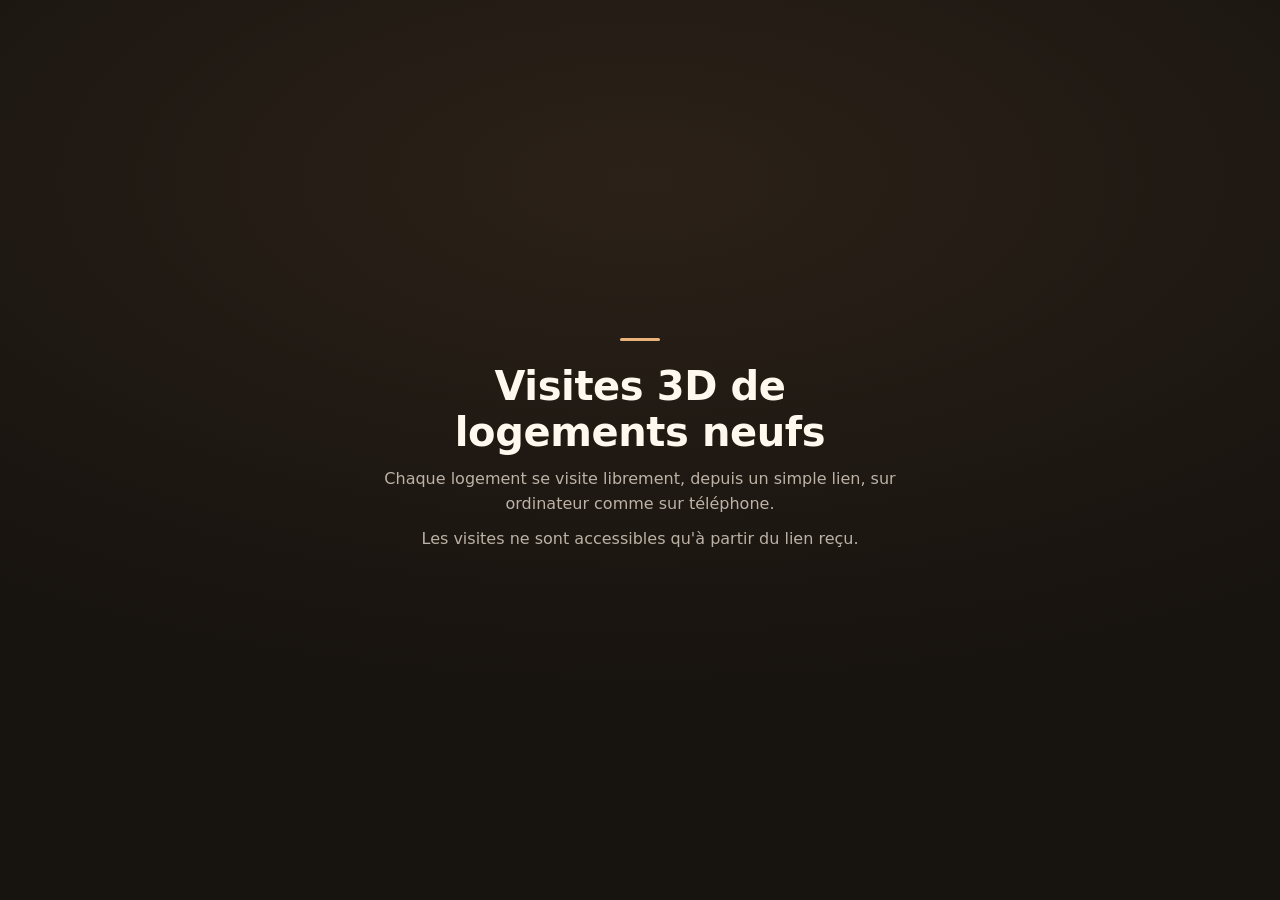
<file: index.html>
<!doctype html>
<html lang="fr">
<head>
<meta charset="utf-8">
<meta name="viewport" content="width=device-width, initial-scale=1">
<meta name="robots" content="noindex, nofollow">
<title>Visites 3D</title>
<link rel="icon" href="data:,">
<style>
  :root { --fond: #17130f; --texte: #fff8ef; --doux: rgba(255,244,230,.7); --accent: #e8b27a; }
  html, body { margin: 0; min-height: 100%; background: var(--fond); color: var(--texte); font-family: -apple-system, BlinkMacSystemFont, "Segoe UI", system-ui, sans-serif; }
  body { display: grid; place-items: center; min-height: 100vh; padding: 24px 16px; box-sizing: border-box; background: radial-gradient(120% 80% at 50% 20%, #2b2118 0%, var(--fond) 70%); }
  main { max-width: 520px; text-align: center; }
  h1 { font-size: clamp(26px, 7vw, 40px); font-weight: 650; margin: 0 0 12px; letter-spacing: -.01em; }
  p { color: var(--doux); line-height: 1.55; margin: 0 0 10px; font-size: 16px; }
  i { display: block; width: 40px; height: 3px; background: var(--accent); border-radius: 3px; margin: 0 auto 22px; }
</style>
</head>
<body>
<main>
  <i></i>
  <h1>Visites 3D de logements neufs</h1>
  <p>Chaque logement se visite librement, depuis un simple lien, sur ordinateur comme sur téléphone.</p>
  <p>Les visites ne sont accessibles qu'à partir du lien reçu.</p>
</main>
</body>
</html>
</file>
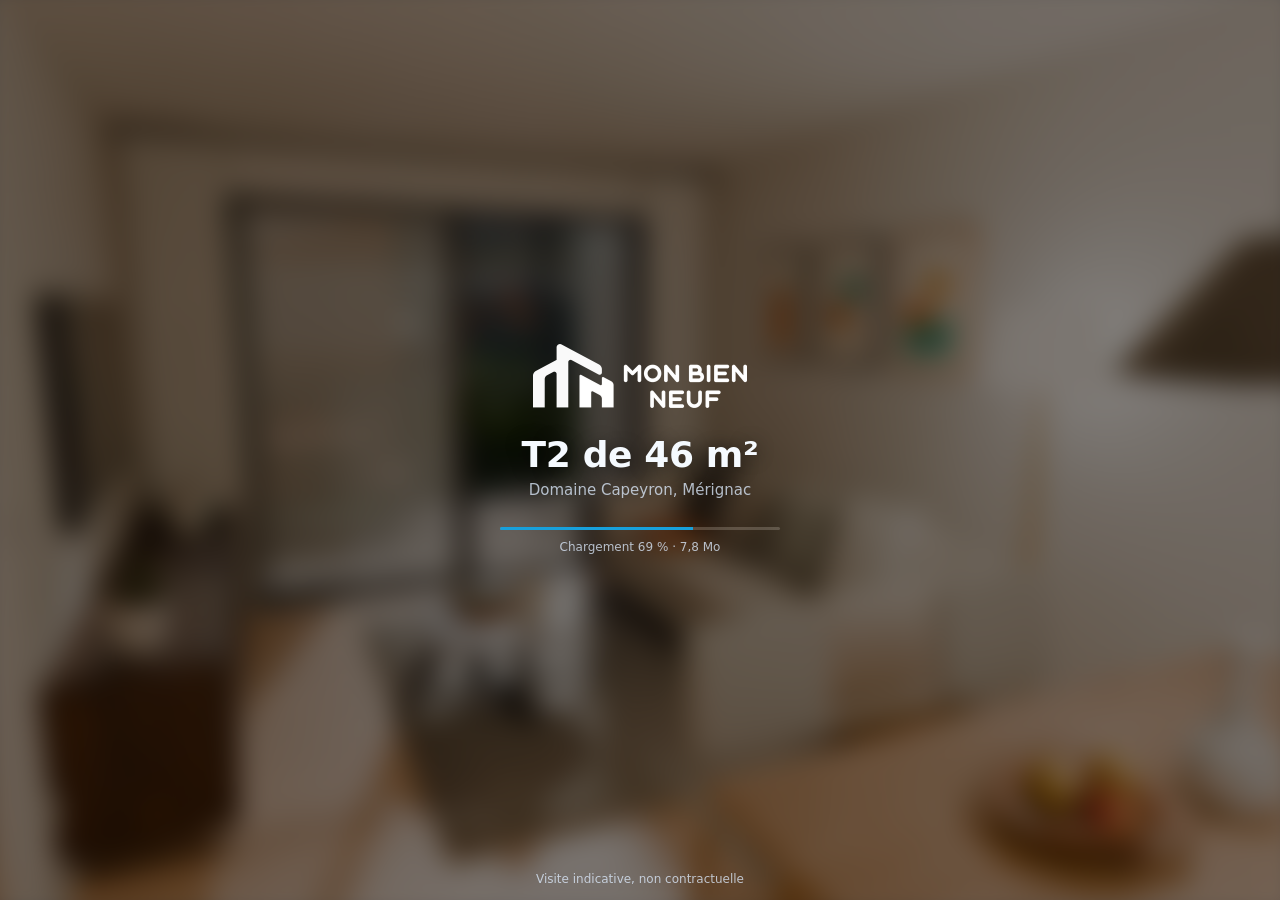
<file: v/3y4xjp9ttsg7lp5k/index.html>
<!doctype html>
<html lang="fr">
<head>
<meta charset="utf-8">
<meta name="viewport" content="width=device-width, initial-scale=1, maximum-scale=1, viewport-fit=cover">
<meta name="robots" content="noindex, nofollow">
<meta name="referrer" content="no-referrer">
<title>T2 de 46 m²</title>
<meta name="description" content="Visitez ce logement en 3D, pièce par pièce. Domaine Capeyron, Mérignac">
<meta property="og:type" content="website">
<meta property="og:title" content="T2 de 46 m²">
<meta property="og:description" content="Visitez ce logement en 3D, pièce par pièce. Domaine Capeyron, Mérignac">
<meta property="og:image" content="apercu.jpg">
<meta property="og:image:width" content="1200">
<meta property="og:image:height" content="630">
<meta name="twitter:card" content="summary_large_image">
<meta name="theme-color" content="#0a1628">
<link rel="icon" href="data:,">
<link rel="stylesheet" href="../../app3/visite3.css?v=b4543f45">
<!-- Marque : Mon Bien Neuf. Bleus du logo (#18a0db, #0e77bc) sur fond marine (leur site : #0e2d5c). Les variables remplacent le sable et l'orange par défaut. -->
<style>:root { --fond: #0a1628; --verre: rgba(10, 28, 56, .84); --trait: rgba(170, 212, 255, .30); --texte: #f5faff; --doux: rgba(222, 236, 255, .76); --accent: #18a0db; --accent-rgb: 24, 160, 219; --plan: #0e77bc; --plan-rgb: 14, 119, 188; }</style>
<script type="importmap">{"imports":{"three":"../../app3/vendor/three.module.min.js","three/addons/":"../../app3/vendor/jsm/"}}</script>
</head>
<body>
<canvas id="c" tabindex="0" aria-label="T2 de 46 m²"></canvas>
<div id="titre" class="verre marque"><img src="logo-blanc.png" alt="Mon Bien Neuf" width="100" height="30"><div class="txt"><b id="titre-b">T2 de 46 m²</b><span id="titre-s">Domaine Capeyron, Mérignac</span></div></div>
<div id="mention" class="verre">Visite indicative, non contractuelle</div>
<div id="ambiances"></div>
<div id="plan" class="verre" hidden></div>
<div id="pieces"></div>
<div id="aide" class="verre"></div>
<div id="charge">
  <div class="fond" style="background-image:url(apercu.jpg?v=5eadb73c)"></div>
  <div class="boite">
    <img class="logo" src="logo-blanc.png" alt="Mon Bien Neuf">
    <h1 id="charge-h">T2 de 46 m²</h1>
    <p id="charge-p">Domaine Capeyron, Mérignac</p>
    <div class="barre"><i id="charge-barre"></i></div>
    <small id="charge-etat"></small>
  </div>
  <div class="legal" id="charge-legal">Visite indicative, non contractuelle</div>
</div>
<noscript><p style="position:fixed;inset:auto 0 40% 0;text-align:center;color:#fff8ef;font:15px system-ui">Cette visite a besoin de JavaScript.</p></noscript>
<script type="module" src="../../app3/visite3.mjs?v=d2cf5904"></script>
</body>
</html>
</file>
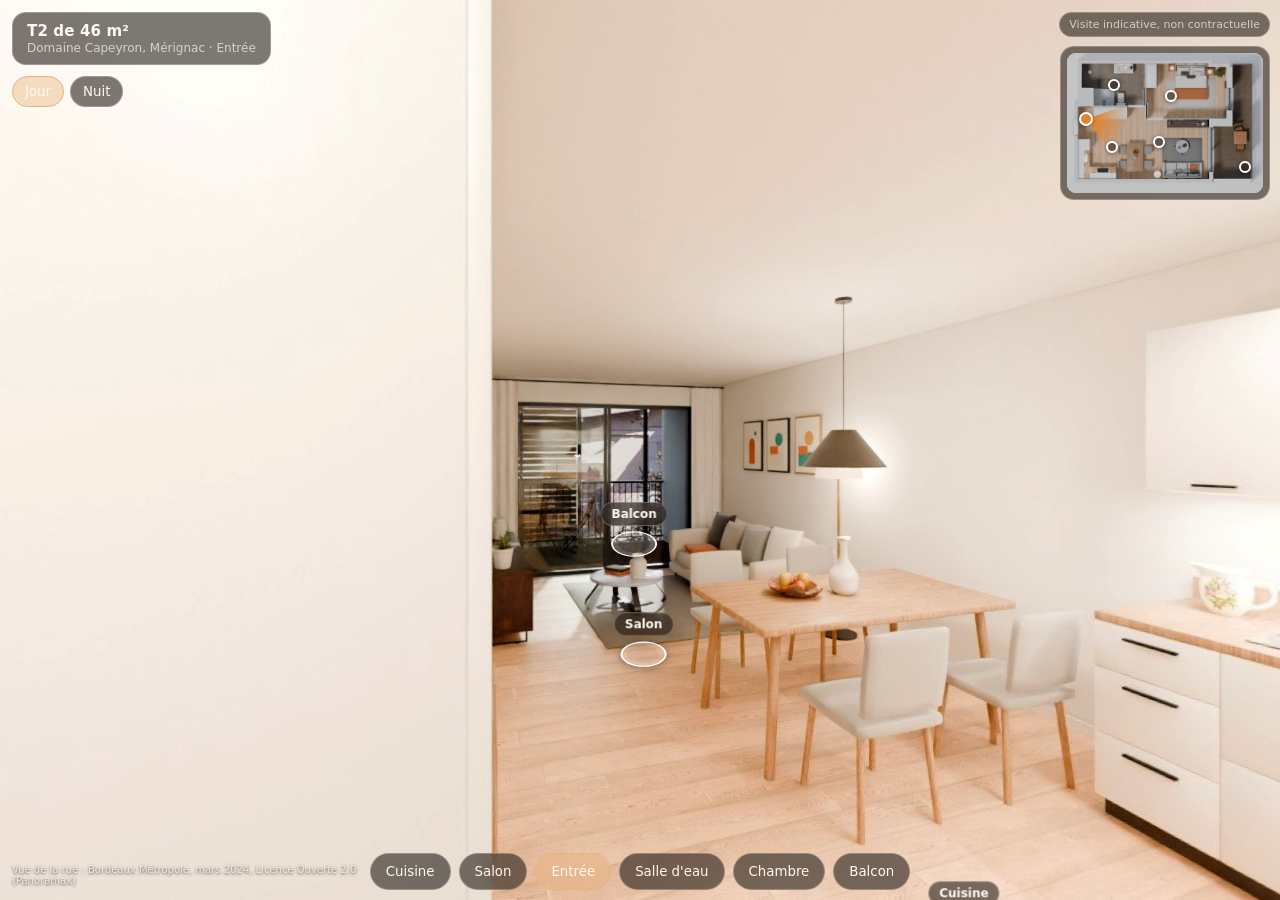
<file: v/6ejrib4hgc7p1ip7/index.html>
<!doctype html>
<html lang="fr">
<head>
<meta charset="utf-8">
<meta name="viewport" content="width=device-width, initial-scale=1, maximum-scale=1, viewport-fit=cover">
<meta name="robots" content="noindex, nofollow">
<meta name="referrer" content="no-referrer">
<title>T2 de 46 m²</title>
<meta name="description" content="Visitez ce logement pièce par pièce, en regardant tout autour de vous. Domaine Capeyron, Mérignac">
<meta property="og:type" content="website">
<meta property="og:title" content="T2 de 46 m²">
<meta property="og:description" content="Visitez ce logement pièce par pièce, en regardant tout autour de vous. Domaine Capeyron, Mérignac">
<meta property="og:image" content="apercu.jpg">
<meta property="og:image:width" content="1200">
<meta property="og:image:height" content="630">
<meta name="twitter:card" content="summary_large_image">
<meta name="theme-color" content="#17130f">
<link rel="icon" href="data:,">
<link rel="stylesheet" href="../../app/visite.css">
<link rel="stylesheet" href="../../app360/visite360.css?v=935180ab">
</head>
<body>
<canvas id="c" tabindex="0"></canvas>
<div id="reperes" class="cache"></div>
<div id="titre" class="verre"><b id="titre-b">T2 de 46 m²</b><span id="titre-s">Domaine Capeyron, Mérignac</span></div>
<div id="mention" class="verre">Visite indicative, non contractuelle</div>
<div id="pieces"></div>
<div id="aide" class="verre"></div>
<div id="charge">
  <h1 id="charge-h">T2 de 46 m²</h1>
  <p id="charge-p">Domaine Capeyron, Mérignac</p>
  <img class="apercu" alt="">
  <div class="barre"><i id="charge-barre" style="width:70%"></i></div>
  <small id="charge-etat"></small>
  <div class="legal" id="charge-legal">Visite indicative, non contractuelle</div>
</div>
<script type="module" src="../../app360/visite360.mjs?v=935180ab"></script>
</body>
</html>
</file>
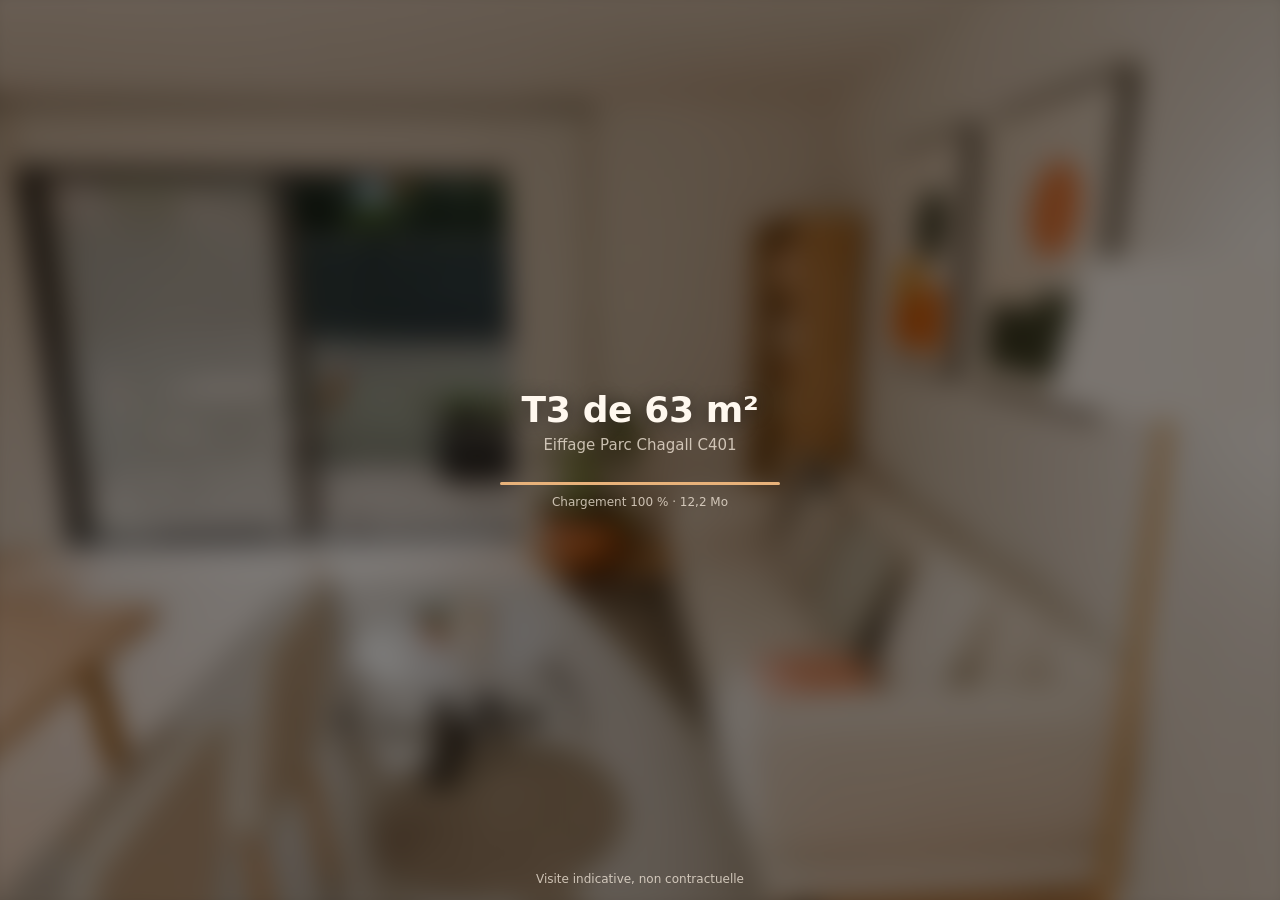
<file: v/k4h1ofr464fkussm/index.html>
<!doctype html>
<html lang="fr">
<head>
<meta charset="utf-8">
<meta name="viewport" content="width=device-width, initial-scale=1, maximum-scale=1, viewport-fit=cover">
<meta name="robots" content="noindex, nofollow">
<meta name="referrer" content="no-referrer">
<title>T3 de 63 m²</title>
<meta name="description" content="Visitez ce logement en 3D, pièce par pièce. Eiffage Parc Chagall C401">
<meta property="og:type" content="website">
<meta property="og:title" content="T3 de 63 m²">
<meta property="og:description" content="Visitez ce logement en 3D, pièce par pièce. Eiffage Parc Chagall C401">
<meta property="og:image" content="apercu.jpg">
<meta property="og:image:width" content="1200">
<meta property="og:image:height" content="630">
<meta name="twitter:card" content="summary_large_image">
<meta name="theme-color" content="#17130f">
<link rel="icon" href="data:,">
<link rel="stylesheet" href="../../app3e/visite3.css?v=0c771cd2">
<script type="importmap">{"imports":{"three":"../../app3e/vendor/three.module.min.js","three/addons/":"../../app3e/vendor/jsm/"}}</script>
</head>
<body>
<canvas id="c" tabindex="0" aria-label="T3 de 63 m²"></canvas>
<div id="titre" class="verre"><b id="titre-b">T3 de 63 m²</b><span id="titre-s">Eiffage Parc Chagall C401</span></div>
<div id="mention" class="verre">Visite indicative, non contractuelle</div>
<div id="ambiances"></div>
<div id="plan" class="verre" hidden></div>
<div id="pieces"></div>
<div id="aide" class="verre"></div>
<div id="charge">
  <div class="fond" style="background-image:url(apercu.jpg?v=1dbc17af)"></div>
  <div class="boite">
    <h1 id="charge-h">T3 de 63 m²</h1>
    <p id="charge-p">Eiffage Parc Chagall C401</p>
    <div class="barre"><i id="charge-barre"></i></div>
    <small id="charge-etat"></small>
  </div>
  <div class="legal" id="charge-legal">Visite indicative, non contractuelle</div>
</div>
<noscript><p style="position:fixed;inset:auto 0 40% 0;text-align:center;color:#fff8ef;font:15px system-ui">Cette visite a besoin de JavaScript.</p></noscript>
<script type="module" src="../../app3e/visite3.mjs?v=0c771cd2"></script>
</body>
</html>
</file>
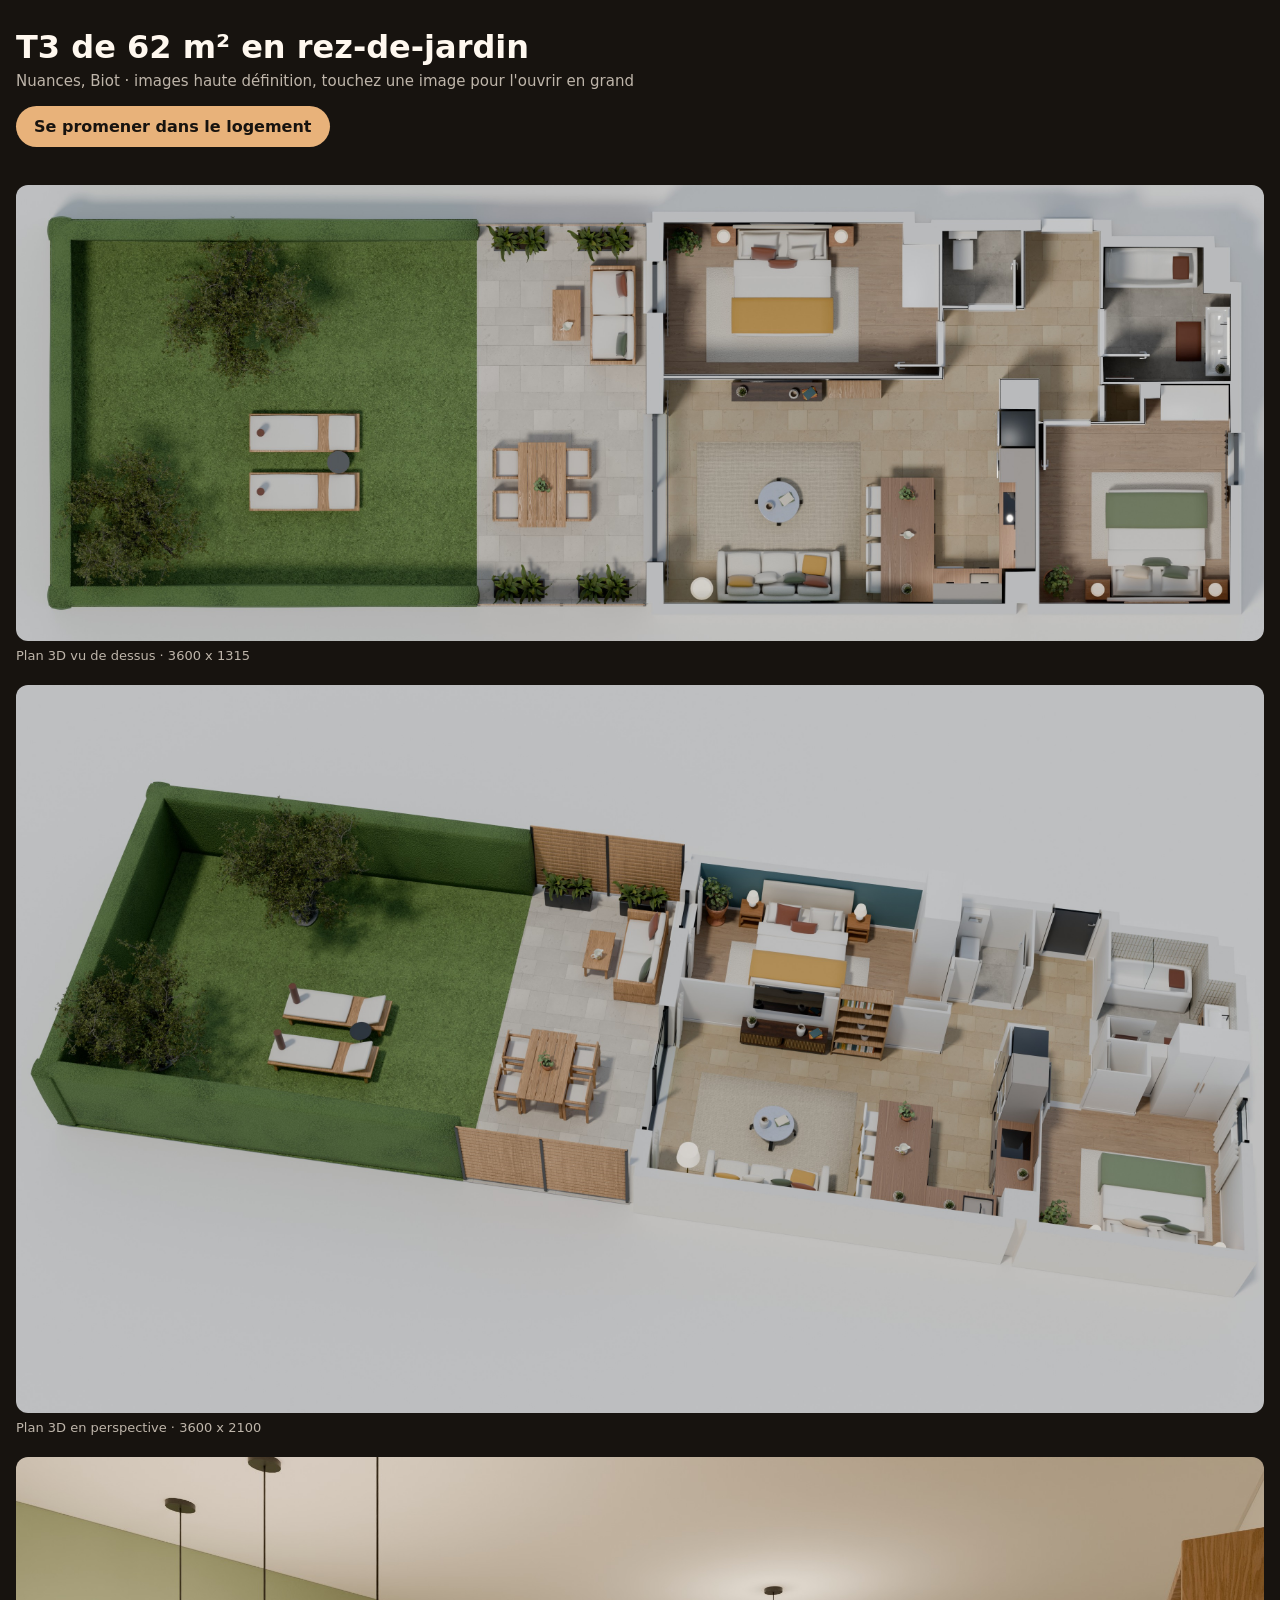
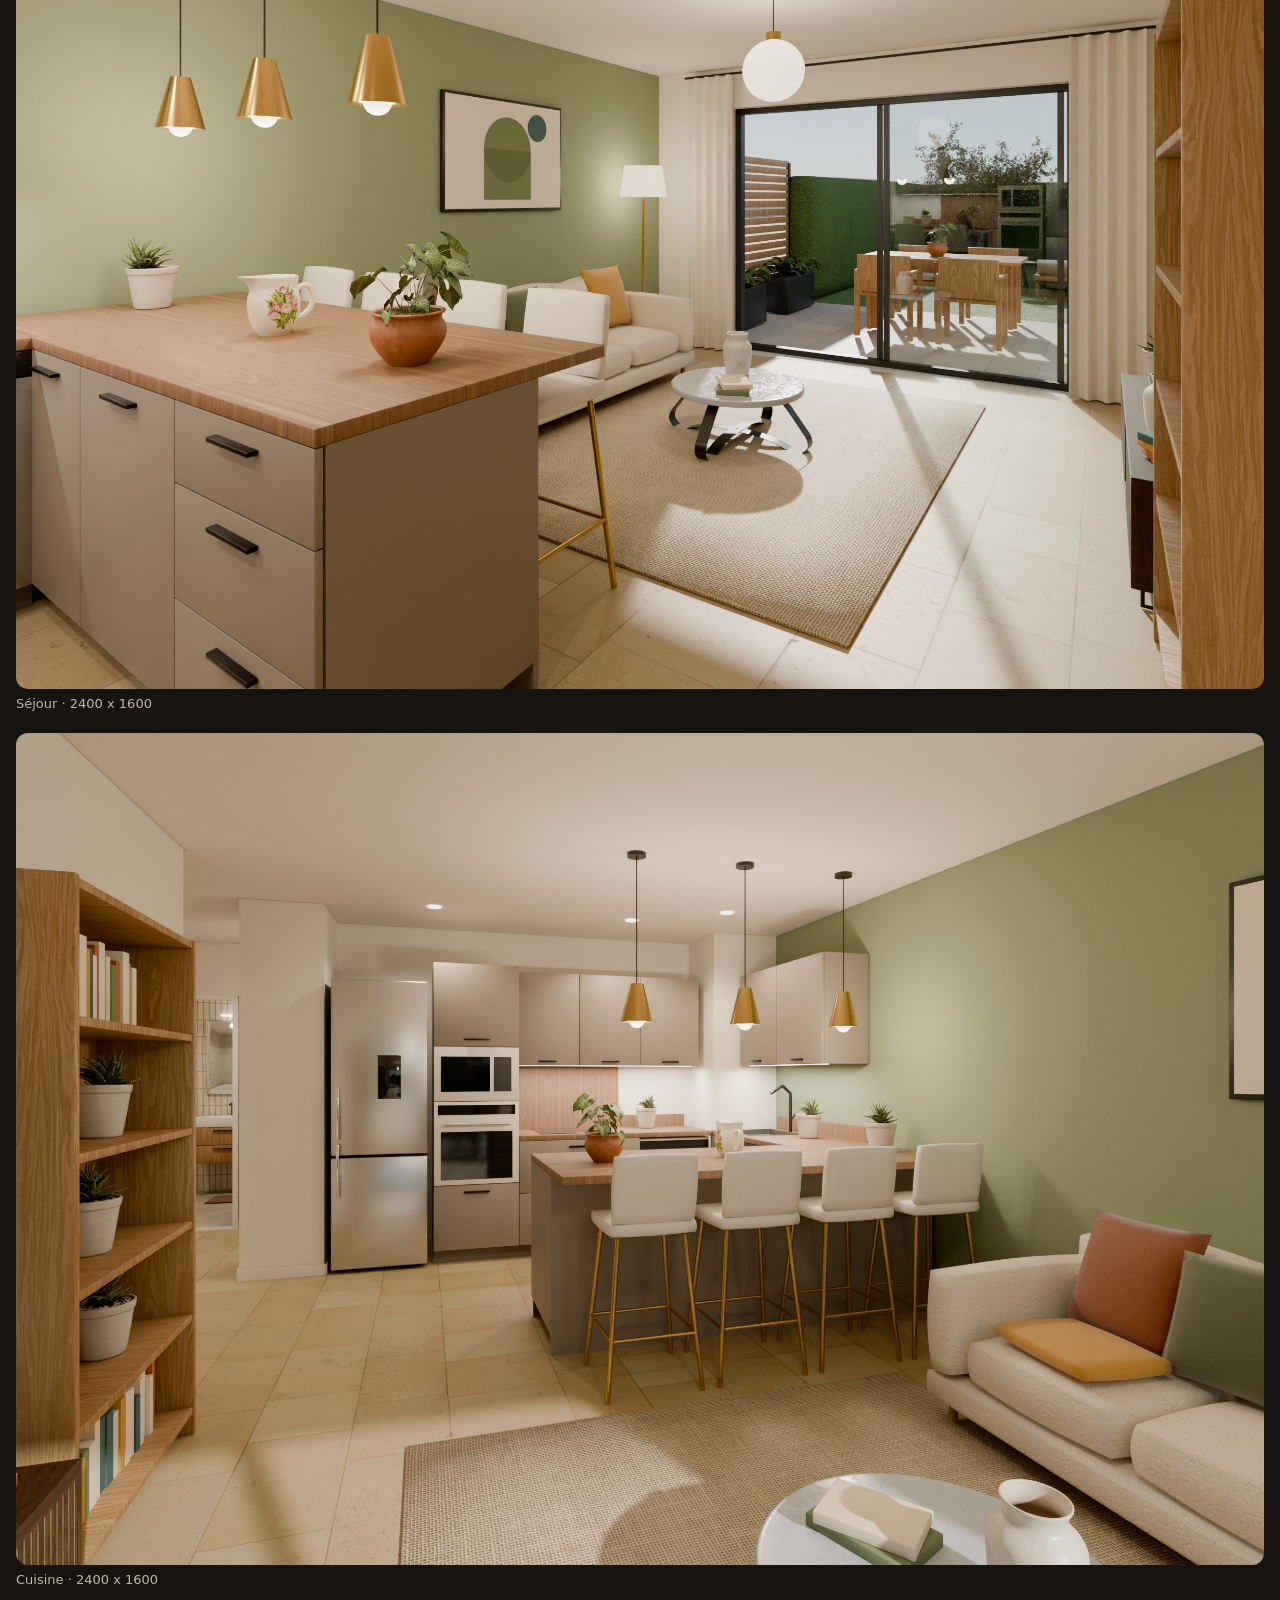
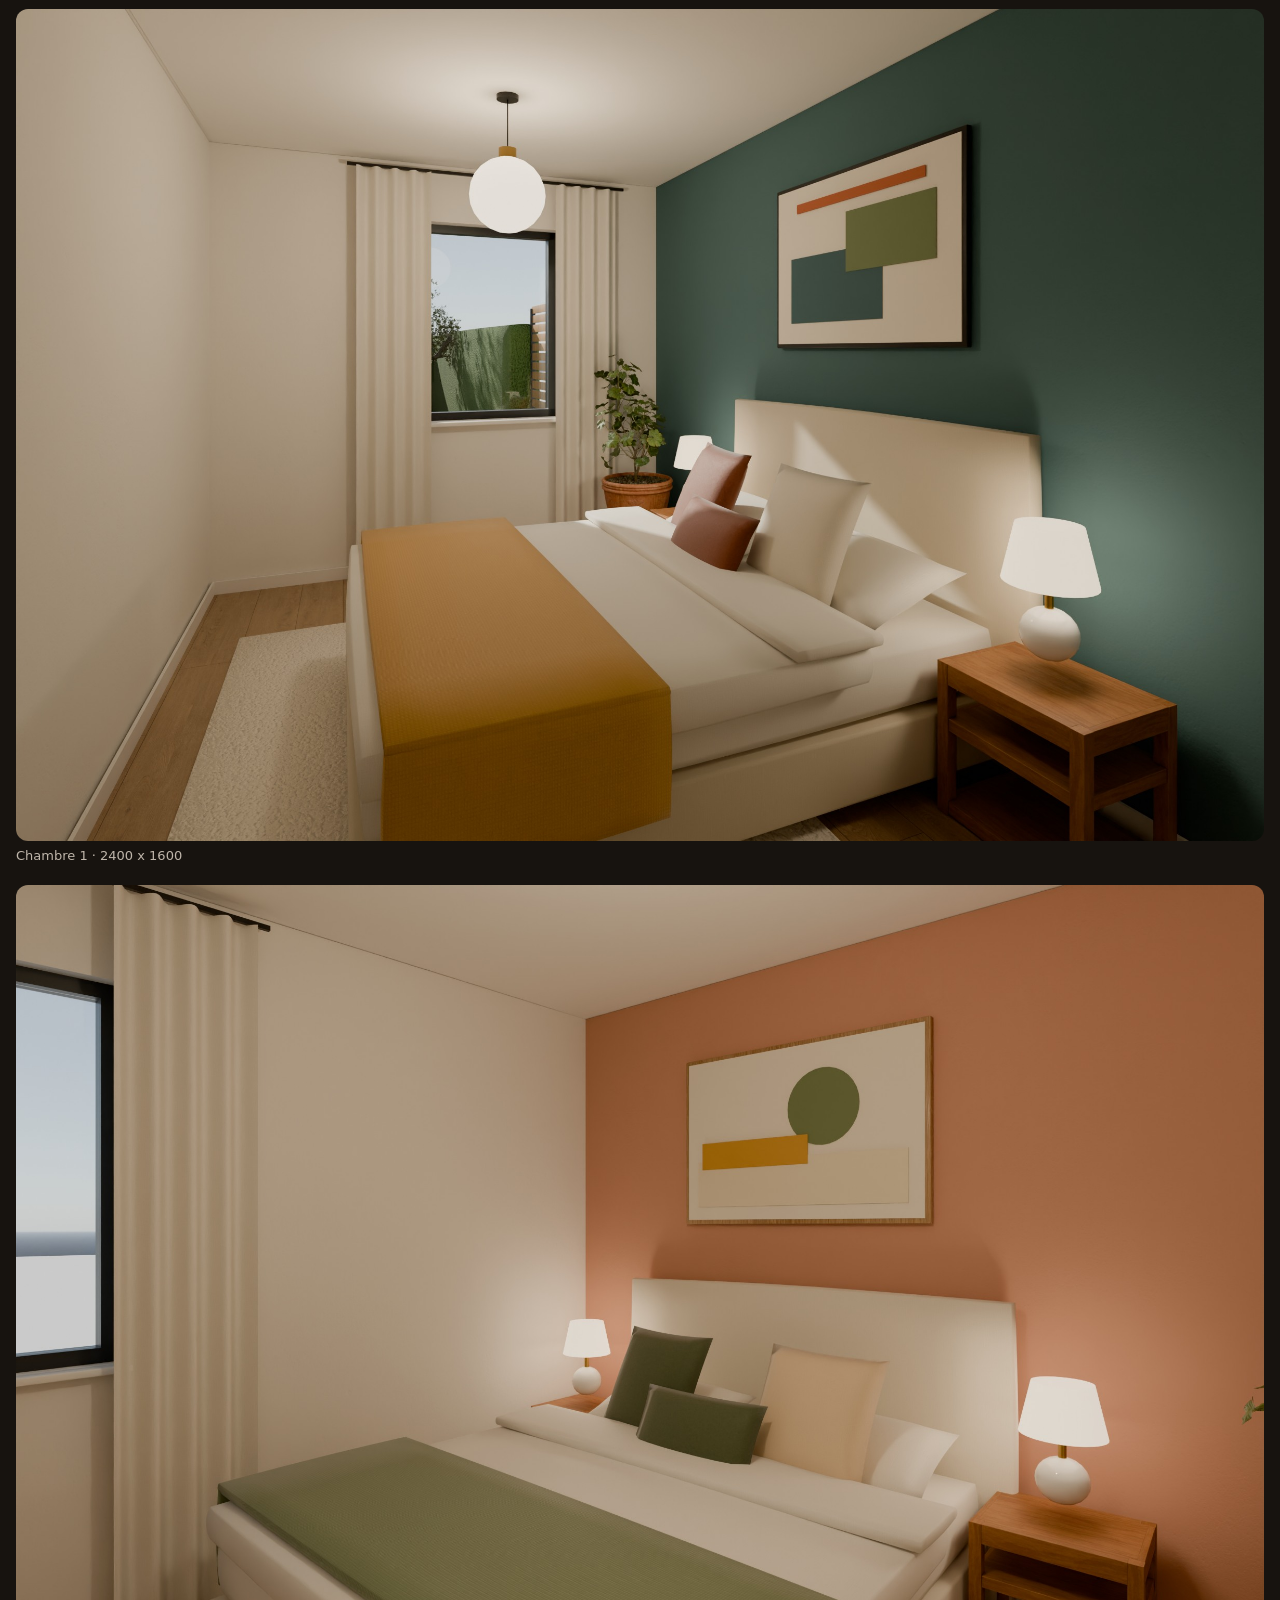
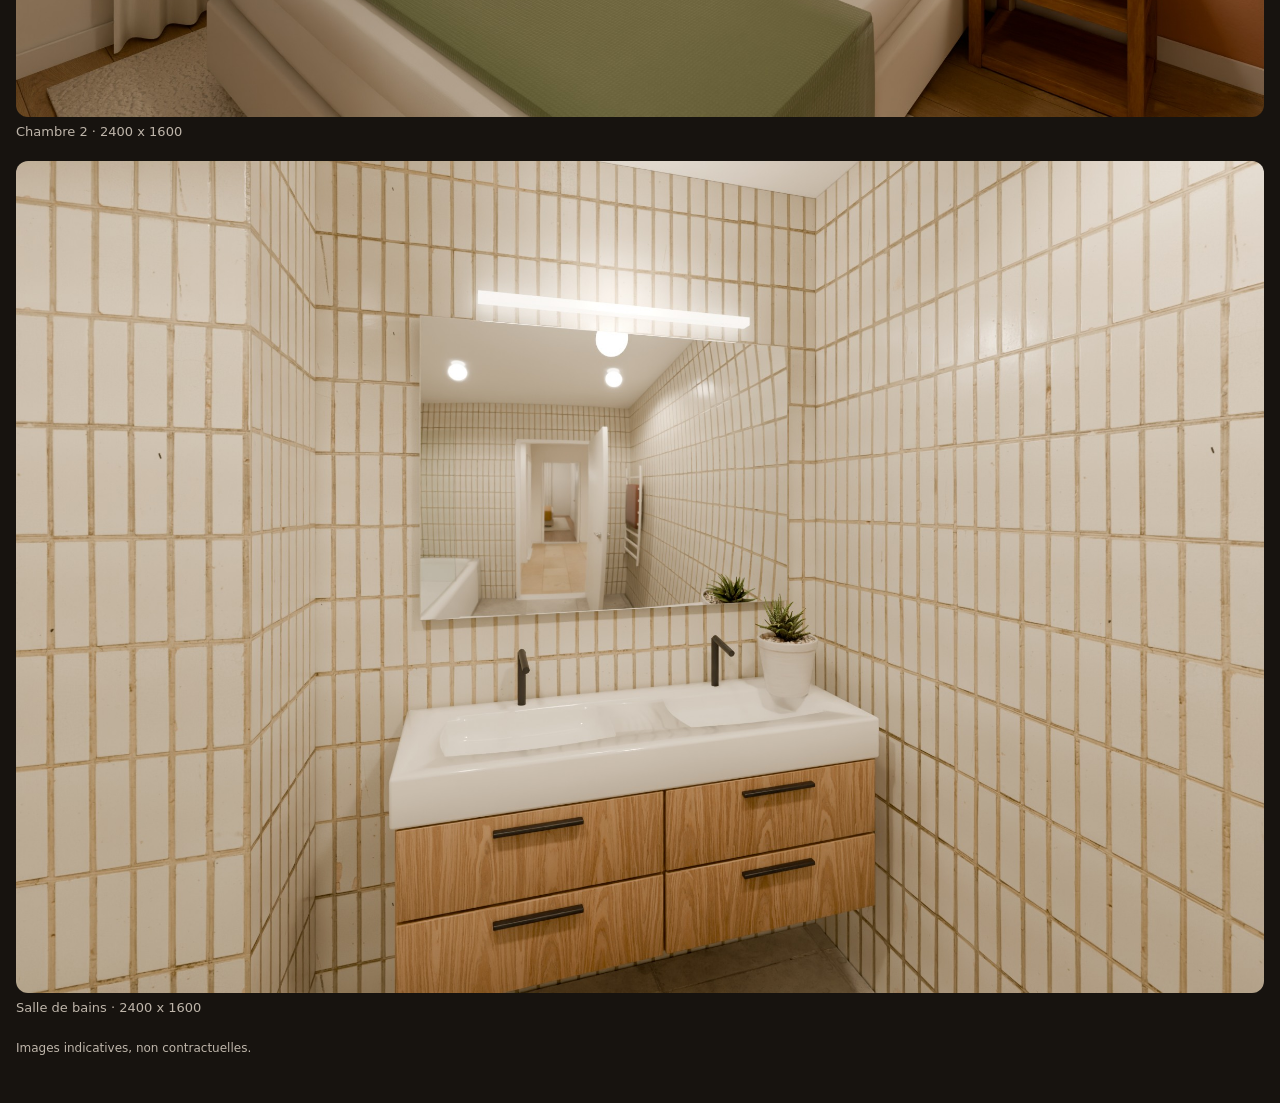
<file: v/d79nhj4qgu9cstde/hd/index.html>
<!doctype html>
<html lang="fr"><head><meta charset="utf-8"><meta name="viewport" content="width=device-width, initial-scale=1">
<meta name="robots" content="noindex, nofollow"><meta name="referrer" content="no-referrer"><title>T3 de 62 m² en rez-de-jardin, images HD</title>
<style>
:root{--fond:#17130f;--texte:#fff8ef;--doux:rgba(255,244,230,.72);--accent:#e8b27a}
*{box-sizing:border-box}body{margin:0;background:var(--fond);color:var(--texte);font-family:-apple-system,BlinkMacSystemFont,"Segoe UI",system-ui,sans-serif;-webkit-font-smoothing:antialiased}
header{padding:28px 16px 8px;max-width:1500px;margin:0 auto}h1{margin:0;font-size:clamp(22px,4vw,32px);font-weight:650}header p{margin:6px 0 0;color:var(--doux);font-size:15px}
a.visite{display:inline-block;margin-top:16px;padding:11px 18px;border-radius:999px;background:var(--accent);color:#17130f;font-weight:650;text-decoration:none}
main{max-width:1500px;margin:0 auto;padding:8px 16px 48px}figure{margin:22px 0 0}img{display:block;width:100%;height:auto;border-radius:12px}
figcaption{color:var(--doux);font-size:13px;margin-top:7px}small{display:block;color:var(--doux);font-size:12px;margin-top:26px}
</style></head><body>
<header><h1>T3 de 62 m² en rez-de-jardin</h1><p>Nuances, Biot · images haute définition, touchez une image pour l'ouvrir en grand</p>
<a class="visite" href="../">Se promener dans le logement</a></header>
<main><figure><a href="01_plan3d_dessus.jpg"><img src="01_plan3d_dessus.jpg" alt="Plan 3D vu de dessus" loading="lazy" width="3600" height="1315"></a><figcaption>Plan 3D vu de dessus · 3600 x 1315</figcaption></figure><figure><a href="02_plan3d_perspective.jpg"><img src="02_plan3d_perspective.jpg" alt="Plan 3D en perspective" loading="lazy" width="3600" height="2100"></a><figcaption>Plan 3D en perspective · 3600 x 2100</figcaption></figure><figure><a href="03_sejour.jpg"><img src="03_sejour.jpg" alt="Séjour" loading="lazy" width="2400" height="1600"></a><figcaption>Séjour · 2400 x 1600</figcaption></figure><figure><a href="04_cuisine.jpg"><img src="04_cuisine.jpg" alt="Cuisine" loading="lazy" width="2400" height="1600"></a><figcaption>Cuisine · 2400 x 1600</figcaption></figure><figure><a href="05_chambre_1.jpg"><img src="05_chambre_1.jpg" alt="Chambre 1" loading="lazy" width="2400" height="1600"></a><figcaption>Chambre 1 · 2400 x 1600</figcaption></figure><figure><a href="06_chambre_2.jpg"><img src="06_chambre_2.jpg" alt="Chambre 2" loading="lazy" width="2400" height="1600"></a><figcaption>Chambre 2 · 2400 x 1600</figcaption></figure><figure><a href="07_salle_de_bains.jpg"><img src="07_salle_de_bains.jpg" alt="Salle de bains" loading="lazy" width="2400" height="1600"></a><figcaption>Salle de bains · 2400 x 1600</figcaption></figure><small>Images indicatives, non contractuelles.</small></main></body></html>
</file>
<file: app3/visite3.css>
/* Visite Three.js (app3). Pastilles sombres, plan en coin. Les couleurs sont des variables : une visite aux couleurs d'une marque les redéfinit dans son index.html.
   Pas de flou d'arrière-plan (backdrop-filter) : posé sur une 3D qui change à chaque image, il oblige le navigateur à refaire le flou 60 fois par seconde. */
:root { --fond: #17130f; --verre: rgba(30, 24, 18, .8); --trait: rgba(255, 244, 230, .28); --texte: #fff8ef; --doux: rgba(255, 244, 230, .72); --accent: #e8b27a; --accent-rgb: 232, 178, 122; --plan: #e2842c; --plan-rgb: 226, 132, 44; --haut: max(12px, env(safe-area-inset-top)); --bas: max(10px, env(safe-area-inset-bottom)); }
* { box-sizing: border-box; }
html, body { margin: 0; height: 100%; background: var(--fond); color: var(--texte); overflow: hidden; font-family: -apple-system, BlinkMacSystemFont, "Segoe UI", system-ui, sans-serif; -webkit-font-smoothing: antialiased; -webkit-tap-highlight-color: transparent; overscroll-behavior: none; -webkit-user-select: none; user-select: none; }
#c { position: fixed; inset: 0; display: block; width: 100vw; height: 100vh; height: 100dvh; touch-action: none; cursor: grab; outline: none; }
#c.tire { cursor: grabbing; }
#c.sol { cursor: pointer; }
.verre { background: var(--verre); border: 1px solid var(--trait); }
button { font-family: inherit; }

#titre { position: fixed; top: var(--haut); left: 12px; max-width: calc(100vw - 24px); border-radius: 14px; padding: 9px 14px; pointer-events: none; z-index: 3; }
#titre b { display: block; font-size: 15px; font-weight: 650; letter-spacing: .01em; }
#titre span { display: block; font-size: 12px; color: var(--doux); margin-top: 1px; white-space: nowrap; overflow: hidden; text-overflow: ellipsis; }
#titre.marque { display: flex; align-items: center; gap: 12px; padding: 8px 14px 8px 12px; }
#titre.marque img { height: 30px; width: auto; display: block; flex: none; }
#titre.marque .txt { border-left: 1px solid var(--trait); padding-left: 12px; min-width: 0; }
#charge .logo { height: clamp(46px, 9vw, 64px); width: auto; margin-bottom: 26px; }
#mention { position: fixed; right: 10px; top: var(--haut); font-size: 11px; color: var(--doux); padding: 5px 9px; border-radius: 999px; z-index: 3; pointer-events: none; }

/* ambiances : sous le titre */
#ambiances { position: fixed; left: 12px; top: calc(var(--haut) + 64px); display: flex; gap: 6px; z-index: 3; }
#ambiances:empty { display: none; }
#ambiances button { display: flex; align-items: center; gap: 6px; color: var(--texte); border-radius: 999px; padding: 7px 12px 7px 10px; font: 600 12.5px/1 inherit; font-family: inherit; cursor: pointer; transition: background .2s, border-color .2s, opacity .2s; }
#ambiances button svg { width: 13px; height: 13px; flex: none; }
#ambiances button:hover, #ambiances button.ici { background: rgba(var(--accent-rgb), .42); border-color: var(--accent); }
#ambiances button.charge { opacity: .6; cursor: progress; }

/* pièces : en bas */
#pieces { position: fixed; left: 0; right: 0; bottom: var(--bas); display: flex; gap: 8px; padding: 0 12px; overflow-x: auto; scrollbar-width: none; z-index: 3; justify-content: safe center; }
#pieces::-webkit-scrollbar { display: none; }
#pieces button { flex: 0 0 auto; color: var(--texte); border-radius: 999px; padding: 10px 15px; font: 600 14px/1 inherit; font-family: inherit; cursor: pointer; transition: background .2s, border-color .2s; }
#pieces button:hover, #pieces button.ici { background: rgba(var(--accent-rgb), .42); border-color: var(--accent); }
#pieces button:focus-visible, #ambiances button:focus-visible, #plan button:focus-visible { outline: 2px solid var(--accent); outline-offset: 2px; }

#aide { position: fixed; left: 50%; bottom: calc(var(--bas) + 56px); transform: translateX(-50%); font-size: 13px; padding: 8px 14px; border-radius: 999px; white-space: nowrap; z-index: 3; pointer-events: none; transition: opacity .25s; }
#aide.parti { opacity: 0; }
#aide:empty { display: none; }

/* plan en coin : dessiné aux cotes du modèle */
#plan { position: fixed; right: 10px; top: calc(var(--haut) + 34px); width: 236px; padding: 6px; border-radius: 14px; z-index: 4; transition: width .25s; }
#plan[hidden] { display: none; }
#plan.grand { width: min(520px, calc(100vw - 20px)); }
#plan .fond { position: relative; border-radius: 9px; overflow: hidden; background: #efece6; }
#plan svg { display: block; width: 100%; height: auto; }
#plan .vue { pointer-events: none; }
#plan .piece { fill: rgba(255, 255, 255, 0); stroke: none; cursor: pointer; transition: fill .15s; }
#plan .piece.survol { fill: rgba(255, 255, 255, .22); }
#plan .piece.ici { fill: rgba(var(--plan-rgb), .3); stroke: rgba(var(--plan-rgb), .95); stroke-width: 1.5px; vector-effect: non-scaling-stroke; }
#plan .annexe { fill: #cfc7ba; }
#plan .mur { fill: #3a3028; }
#plan .allege { fill: #8d8274; }
#plan .seuil { fill: #f6f2ea; }
#plan .vantail { stroke: #3a3028; stroke-width: 1.4px; fill: none; vector-effect: non-scaling-stroke; }
#plan .debat { stroke: #3a3028; stroke-width: .7px; fill: none; opacity: .5; vector-effect: non-scaling-stroke; }
#plan .vitre { fill: #fbfaf6; stroke: #3a3028; stroke-width: .8px; vector-effect: non-scaling-stroke; }
#plan .vitre-axe { stroke: #6f8fa3; stroke-width: 1.2px; vector-effect: non-scaling-stroke; }
#plan .bord { stroke: #6b6156; stroke-width: 1.6px; fill: none; vector-effect: non-scaling-stroke; }
#plan .bord.verre_opaque, #plan .bord.verre { stroke: #6f8fa3; }
#plan .bord.claustra { stroke-dasharray: 4 2; }
#plan .meuble { fill: rgba(58, 48, 40, .05); stroke: rgba(58, 48, 40, .34); stroke-width: .8px; vector-effect: non-scaling-stroke; pointer-events: none; }
#plan .meuble.leger { fill: none; stroke-dasharray: 2 2; stroke: rgba(58, 48, 40, .22); }
#plan .pt { fill: rgba(58, 48, 40, .72); stroke: #fff; stroke-width: 1.5px; vector-effect: non-scaling-stroke; pointer-events: none; }
#plan .etiq { pointer-events: none; text-anchor: middle; fill: #3a3028; display: none; paint-order: stroke; stroke: rgba(250, 247, 240, .92); stroke-width: .11px; stroke-linejoin: round; }
#plan .etiq .n { font-weight: 650; }
#plan .etiq .s { fill: #7a6e60; }
#plan.grand .etiq { display: block; }
/* repère du visiteur : deux éléments HTML déplacés par transformation (le plan lui-même n'est jamais redessiné) */
#plan .moi-html { position: absolute; inset: 0; pointer-events: none; }
#plan .moi-html .rogne { position: absolute; inset: 0; }
#plan .moi-html .cone { position: absolute; left: 0; top: 0; border-radius: 50%; background: radial-gradient(circle, rgba(var(--plan-rgb), .85) 0, rgba(var(--plan-rgb), .4) 55%, rgba(var(--plan-rgb), 0) 100%); will-change: transform; }
#plan .moi-html .rond { position: absolute; left: 0; top: 0; width: 12px; height: 12px; margin: -6px; border-radius: 50%; background: var(--plan); border: 2px solid #fff; box-sizing: border-box; will-change: transform; }
#plan .legende { display: flex; justify-content: space-between; align-items: baseline; gap: 8px; padding: 6px 30px 2px 5px; font-size: 12px; min-height: 24px; }
#plan .legende b { font-weight: 650; white-space: nowrap; overflow: hidden; text-overflow: ellipsis; }
#plan .legende span { color: var(--doux); white-space: nowrap; font-variant-numeric: tabular-nums; }
#plan .taille { position: absolute; right: 5px; bottom: 4px; width: 26px; height: 26px; padding: 0; border: 0; border-radius: 8px; background: transparent; color: var(--texte); cursor: pointer; display: grid; place-items: center; }
#plan .taille:hover { background: rgba(255, 244, 230, .16); }
#plan .taille svg { width: 14px; height: 14px; }
#plan.grand .taille .ouvrir, #plan:not(.grand) .taille .fermer { display: none; }

/* écran de chargement */
#charge { position: fixed; inset: 0; z-index: 10; display: flex; flex-direction: column; align-items: center; justify-content: center; padding: 24px; text-align: center; background: var(--fond); transition: opacity .7s; }
#charge .fond { position: absolute; inset: -24px; background-size: cover; background-position: center; filter: blur(14px) brightness(.5) saturate(1.05); }
#charge .boite { position: relative; display: flex; flex-direction: column; align-items: center; }
#charge.fini { opacity: 0; pointer-events: none; }
#charge h1 { margin: 0; font-size: clamp(24px, 6vw, 36px); font-weight: 650; letter-spacing: -.01em; text-shadow: 0 2px 18px rgba(0, 0, 0, .45); }
#charge p { margin: 6px 0 0; color: var(--doux); font-size: 15px; }
#charge .barre { width: min(280px, 70vw); height: 3px; border-radius: 3px; background: rgba(255, 244, 230, .2); margin: 28px 0 10px; overflow: hidden; }
#charge .barre i { display: block; height: 100%; width: 0; background: var(--accent); transition: width .2s linear; }
#charge small { color: var(--doux); font-size: 12px; min-height: 1.3em; font-variant-numeric: tabular-nums; }
#charge.repli .fond { filter: brightness(.62); }
#charge.repli .barre { display: none; }
#charge.repli small { font-size: 14px; color: var(--texte); max-width: 30em; margin-top: 18px; line-height: 1.45; padding: 10px 16px; border-radius: 12px; background: var(--verre); }
#charge .legal { position: absolute; bottom: max(14px, env(safe-area-inset-bottom)); left: 0; right: 0; font-size: 12px; color: var(--doux); }

/* ?ui=0 : la scène seule (captures) */
body.sans-ui #titre, body.sans-ui #mention, body.sans-ui #ambiances, body.sans-ui #plan, body.sans-ui #pieces, body.sans-ui #aide { display: none !important; }

@media (max-width: 640px) {
  #titre { padding: 7px 11px; left: 8px; max-width: calc(100vw - 16px); } #titre b { font-size: 14px; }
  #titre.marque { gap: 9px; padding: 6px 11px 6px 9px; } #titre.marque img { height: 24px; } #titre.marque .txt { padding-left: 9px; }
  #ambiances { top: calc(var(--haut) + 58px); left: 8px; gap: 5px; } #ambiances button { padding: 6px 10px 6px 9px; font-size: 12px; }
  #mention { top: auto; bottom: calc(var(--bas) + 46px); left: 0; right: 0; text-align: center; font-size: 9.5px; padding: 0; background: none; border: 0; color: rgba(255, 248, 239, .8); text-shadow: 0 1px 3px rgba(0, 0, 0, .75); }
  #pieces { justify-content: flex-start; padding: 0 22px 0 12px; -webkit-mask-image: linear-gradient(90deg, transparent 0, #000 12px, #000 calc(100% - 34px), transparent 100%); mask-image: linear-gradient(90deg, transparent 0, #000 12px, #000 calc(100% - 34px), transparent 100%); }
  #pieces button { padding: 9px 13px; font-size: 13px; }
  #aide { bottom: calc(var(--bas) + 72px); white-space: normal; text-align: center; width: max-content; max-width: 86vw; border-radius: 16px; }
  #plan { width: 138px; top: calc(var(--haut) + 58px); right: 8px; padding: 4px; border-radius: 12px; }
  #plan.grand { width: calc(100vw - 16px); }
  #plan:not(.grand) .legende { display: none; }
  #plan:not(.grand) .taille { display: none; }
  #plan:not(.grand) { cursor: zoom-in; }
}
@media (prefers-reduced-motion: reduce) { #plan, #charge, #aide { transition: none; } }
</file>
<file: app/visite.css>
:root { --fond: #17130f; --verre: rgba(30, 24, 18, .58); --trait: rgba(255, 244, 230, .28); --texte: #fff8ef; --doux: rgba(255, 244, 230, .72); --accent: #e8b27a; }
* { box-sizing: border-box; }
html, body { margin: 0; height: 100%; background: var(--fond); color: var(--texte); overflow: hidden; font-family: -apple-system, BlinkMacSystemFont, "Segoe UI", system-ui, sans-serif; -webkit-font-smoothing: antialiased; -webkit-tap-highlight-color: transparent; overscroll-behavior: none; }
#c { position: fixed; inset: 0; display: block; width: 100vw; height: 100vh; height: 100dvh; touch-action: none; cursor: grab; outline: none; }
#c:active { cursor: grabbing; }
.verre { background: var(--verre); border: 1px solid var(--trait); backdrop-filter: blur(10px); -webkit-backdrop-filter: blur(10px); }

#titre { position: fixed; top: max(12px, env(safe-area-inset-top)); left: 12px; max-width: calc(100vw - 24px); border-radius: 14px; padding: 9px 14px; pointer-events: none; z-index: 3; }
#titre b { display: block; font-size: 15px; font-weight: 650; letter-spacing: .01em; }
#titre span { display: block; font-size: 12px; color: var(--doux); margin-top: 1px; }
#mention { position: fixed; right: 10px; top: max(12px, env(safe-area-inset-top)); font-size: 11px; color: var(--doux); padding: 5px 9px; border-radius: 999px; z-index: 3; pointer-events: none; }

#pieces { position: fixed; left: 0; right: 0; bottom: max(10px, env(safe-area-inset-bottom)); display: flex; gap: 8px; padding: 0 12px; overflow-x: auto; scrollbar-width: none; z-index: 3; justify-content: safe center; }
#pieces::-webkit-scrollbar { display: none; }
#pieces button { flex: 0 0 auto; color: var(--texte); border-radius: 999px; padding: 10px 15px; font: 600 14px/1 inherit; font-family: inherit; cursor: pointer; transition: background .2s, border-color .2s; }
#pieces button:hover, #pieces button.ici { background: rgba(232, 178, 122, .42); border-color: var(--accent); }

#aide { position: fixed; left: 50%; bottom: calc(max(10px, env(safe-area-inset-bottom)) + 56px); transform: translateX(-50%); font-size: 13px; padding: 8px 14px; border-radius: 999px; white-space: nowrap; z-index: 3; pointer-events: none; transition: opacity .6s; }
#aide.parti { opacity: 0; }

#manette { position: fixed; width: 112px; height: 112px; margin: -56px 0 0 -56px; border-radius: 50%; border: 2px solid rgba(255, 248, 239, .55); background: rgba(30, 24, 18, .25); pointer-events: none; display: none; z-index: 4; }
#manette i { position: absolute; left: 50%; top: 50%; width: 46px; height: 46px; margin: -23px 0 0 -23px; border-radius: 50%; background: rgba(255, 248, 239, .75); }

#voile { position: fixed; inset: 0; background: #000; opacity: 0; pointer-events: none; transition: opacity .28s; z-index: 2; }
#voile.noir { opacity: 1; }

#charge { position: fixed; inset: 0; z-index: 10; display: flex; flex-direction: column; align-items: center; justify-content: center; padding: 24px; text-align: center; background: radial-gradient(120% 80% at 50% 30%, #2b2118 0%, var(--fond) 70%); transition: opacity .7s; }
#charge.fini { opacity: 0; pointer-events: none; }
#charge h1 { margin: 0; font-size: clamp(24px, 6vw, 36px); font-weight: 650; letter-spacing: -.01em; }
#charge p { margin: 6px 0 0; color: var(--doux); font-size: 15px; }
#charge .barre { width: min(280px, 70vw); height: 3px; border-radius: 3px; background: rgba(255, 244, 230, .15); margin: 28px 0 10px; overflow: hidden; }
#charge .barre i { display: block; height: 100%; width: 0; background: var(--accent); transition: width .25s; }
#charge small { color: var(--doux); font-size: 12px; min-height: 1em; }
#charge .apercu { max-width: min(560px, 92vw); max-height: 45vh; border-radius: 12px; margin-top: 22px; display: none; }
#charge.repli .apercu { display: block; }
#charge.repli .barre { display: none; }
#charge .legal { position: absolute; bottom: max(14px, env(safe-area-inset-bottom)); left: 0; right: 0; font-size: 12px; color: var(--doux); }

@media (max-width: 520px) {
  #titre { padding: 7px 11px; } #titre b { font-size: 14px; }
  #mention { top: auto; bottom: calc(max(10px, env(safe-area-inset-bottom)) + 50px); right: 8px; font-size: 10px; }
  #pieces button { padding: 9px 13px; font-size: 13px; }
  #aide { bottom: auto; top: 50%; white-space: normal; text-align: center; width: max-content; max-width: 86vw; }
}
</file>
<file: app360/visite360.css>
/* visite 360° : repères au sol vers les points voisins. Le reste vient de ../app/visite.css. */
#reperes { position: fixed; inset: 0; pointer-events: none; z-index: 2; transition: opacity .2s; }
#reperes.cache { opacity: 0; }
.repere { position: absolute; left: 0; top: 0; width: 64px; height: 64px; margin: -32px 0 0 -32px; padding: 0; border: 0; background: none; pointer-events: auto; cursor: pointer; color: var(--texte); font: inherit; -webkit-tap-highlight-color: transparent; }
.repere i { position: absolute; inset: 9px; border-radius: 50%; border: 2.5px solid rgba(255, 255, 255, .95); background: rgba(255, 255, 255, .2); box-shadow: 0 2px 12px rgba(0, 0, 0, .4), inset 0 0 0 5px rgba(255, 255, 255, .12); transform: scaleY(.55); transition: transform .15s, background .15s; }
.repere:hover i, .repere:focus-visible i { background: rgba(232, 178, 122, .65); transform: scaleY(.55) scale(1.14); }
.repere span { position: absolute; left: 50%; top: -10px; transform: translateX(-50%); white-space: nowrap; font-size: 12px; font-weight: 600; padding: 4px 10px; border-radius: 999px; background: var(--verre); border: 1px solid var(--trait); backdrop-filter: blur(8px); -webkit-backdrop-filter: blur(8px); }
#pieces button.charge { opacity: .6; cursor: progress; }

/* plan : position et regard du visiteur */
#plan { position: fixed; right: 10px; top: calc(max(12px, env(safe-area-inset-top)) + 34px); width: 210px; padding: 6px; border-radius: 14px; z-index: 3; cursor: zoom-in; transition: width .25s; }
#plan.grand { width: min(440px, calc(100vw - 20px)); cursor: zoom-out; }
#plan .fond { position: relative; width: 100%; border-radius: 9px; overflow: hidden; background: #efece6; }
#plan img { position: absolute; inset: 0; width: 100%; height: 100%; object-fit: cover; display: block; }
#plan .pt { position: absolute; width: 12px; height: 12px; margin: -6px 0 0 -6px; padding: 0; border-radius: 50%; border: 2px solid #fff; background: rgba(30, 24, 18, .55); cursor: pointer; box-shadow: 0 1px 4px rgba(0, 0, 0, .45); }
#plan .pt::after { content: ""; position: absolute; inset: -9px; }
#plan .pt.ici { background: #e2842c; width: 14px; height: 14px; margin: -7px 0 0 -7px; }
#plan .cone { position: absolute; width: 84px; height: 84px; border-radius: 50%; pointer-events: none; background: conic-gradient(from -36deg, rgba(226, 132, 52, .9) 0deg, rgba(226, 132, 52, .9) 72deg, transparent 72deg); -webkit-mask: radial-gradient(circle, #000 0, #000 22%, transparent 68%); mask: radial-gradient(circle, #000 0, #000 22%, transparent 68%); }
#plan.grand .cone { width: 150px; height: 150px; }
@media (max-width: 640px) { #plan { width: 132px; top: calc(max(12px, env(safe-area-inset-top)) + 58px); right: 8px; padding: 4px; } #plan .cone { width: 60px; height: 60px; } }

/* ambiances de lumière : sous le titre */
#ambiances { position: fixed; left: 12px; top: calc(max(12px, env(safe-area-inset-top)) + 64px); display: flex; gap: 6px; z-index: 3; }
#ambiances button { color: var(--texte); border-radius: 999px; padding: 7px 12px; font: 600 12.5px/1 inherit; font-family: inherit; cursor: pointer; transition: background .2s, border-color .2s; }
#ambiances button:hover, #ambiances button.ici { background: rgba(232, 178, 122, .42); border-color: var(--accent); }
#ambiances button.charge { opacity: .6; cursor: progress; }
#credit { position: fixed; left: 12px; bottom: calc(max(10px, env(safe-area-inset-bottom)) + 4px); font-size: 10px; color: rgba(255, 248, 239, .78); text-shadow: 0 1px 3px rgba(0, 0, 0, .7); z-index: 2; pointer-events: none; max-width: 30vw; }
@media (max-width: 640px) { #ambiances { top: calc(max(12px, env(safe-area-inset-top)) + 58px); left: 8px; gap: 5px; } #ambiances button { padding: 6px 10px; font-size: 12px; } #credit { bottom: calc(max(10px, env(safe-area-inset-bottom)) + 82px); max-width: 80vw; font-size: 9px; } }
</file>
<file: app3e/visite3.css>
/* Visite Three.js (app3). Pastilles sombres, plan en coin. Les couleurs sont des variables : une visite aux couleurs d'une marque les redéfinit dans son index.html.
   Pas de flou d'arrière-plan (backdrop-filter) : posé sur une 3D qui change à chaque image, il oblige le navigateur à refaire le flou 60 fois par seconde. */
:root { --fond: #17130f; --verre: rgba(30, 24, 18, .8); --trait: rgba(255, 244, 230, .28); --texte: #fff8ef; --doux: rgba(255, 244, 230, .72); --accent: #e8b27a; --accent-rgb: 232, 178, 122; --plan: #e2842c; --plan-rgb: 226, 132, 44; --haut: max(12px, env(safe-area-inset-top)); --bas: max(10px, env(safe-area-inset-bottom)); }
* { box-sizing: border-box; }
html, body { margin: 0; height: 100%; background: var(--fond); color: var(--texte); overflow: hidden; font-family: -apple-system, BlinkMacSystemFont, "Segoe UI", system-ui, sans-serif; -webkit-font-smoothing: antialiased; -webkit-tap-highlight-color: transparent; overscroll-behavior: none; -webkit-user-select: none; user-select: none; }
#c { position: fixed; inset: 0; display: block; width: 100vw; height: 100vh; height: 100dvh; touch-action: none; cursor: grab; outline: none; }
#c.tire { cursor: grabbing; }
#c.sol { cursor: pointer; }
.verre { background: var(--verre); border: 1px solid var(--trait); }
button { font-family: inherit; }

#titre { position: fixed; top: var(--haut); left: 12px; max-width: calc(100vw - 24px); border-radius: 14px; padding: 9px 14px; pointer-events: none; z-index: 3; }
#titre b { display: block; font-size: 15px; font-weight: 650; letter-spacing: .01em; }
#titre span { display: block; font-size: 12px; color: var(--doux); margin-top: 1px; white-space: nowrap; overflow: hidden; text-overflow: ellipsis; }
#titre.marque { display: flex; align-items: center; gap: 12px; padding: 8px 14px 8px 12px; }
#titre.marque img { height: 30px; width: auto; display: block; flex: none; }
#titre.marque .txt { border-left: 1px solid var(--trait); padding-left: 12px; min-width: 0; }
#charge .logo { height: clamp(46px, 9vw, 64px); width: auto; margin-bottom: 26px; }
#mention { position: fixed; right: 10px; top: var(--haut); font-size: 11px; color: var(--doux); padding: 5px 9px; border-radius: 999px; z-index: 3; pointer-events: none; }

/* ambiances : sous le titre */
#ambiances { position: fixed; left: 12px; top: calc(var(--haut) + 64px); display: flex; gap: 6px; z-index: 3; }
#ambiances:empty { display: none; }
#ambiances button { display: flex; align-items: center; gap: 6px; color: var(--texte); border-radius: 999px; padding: 7px 12px 7px 10px; font: 600 12.5px/1 inherit; font-family: inherit; cursor: pointer; transition: background .2s, border-color .2s, opacity .2s; }
#ambiances button svg { width: 13px; height: 13px; flex: none; }
#ambiances button:hover, #ambiances button.ici { background: rgba(var(--accent-rgb), .42); border-color: var(--accent); }
#ambiances button.charge { opacity: .6; cursor: progress; }

/* pièces : en bas */
#pieces { position: fixed; left: 0; right: 0; bottom: var(--bas); display: flex; gap: 8px; padding: 0 12px; overflow-x: auto; scrollbar-width: none; z-index: 3; justify-content: safe center; }
#pieces::-webkit-scrollbar { display: none; }
#pieces button { flex: 0 0 auto; color: var(--texte); border-radius: 999px; padding: 10px 15px; font: 600 14px/1 inherit; font-family: inherit; cursor: pointer; transition: background .2s, border-color .2s; }
#pieces button:hover, #pieces button.ici { background: rgba(var(--accent-rgb), .42); border-color: var(--accent); }
#pieces button:focus-visible, #ambiances button:focus-visible, #plan button:focus-visible { outline: 2px solid var(--accent); outline-offset: 2px; }

#aide { position: fixed; left: 50%; bottom: calc(var(--bas) + 56px); transform: translateX(-50%); font-size: 13px; padding: 8px 14px; border-radius: 999px; white-space: nowrap; z-index: 3; pointer-events: none; transition: opacity .25s; }
#aide.parti { opacity: 0; }
#aide:empty { display: none; }

/* plan en coin : dessiné aux cotes du modèle */
#plan { position: fixed; right: 10px; top: calc(var(--haut) + 34px); width: 236px; padding: 6px; border-radius: 14px; z-index: 4; transition: width .25s; }
#plan[hidden] { display: none; }
#plan.grand { width: min(520px, calc(100vw - 20px)); }
#plan .fond { position: relative; border-radius: 9px; overflow: hidden; background: #efece6; }
#plan svg { display: block; width: 100%; height: auto; }
#plan .vue { pointer-events: none; }
#plan .piece { fill: rgba(255, 255, 255, 0); stroke: none; cursor: pointer; transition: fill .15s; }
#plan .piece.survol { fill: rgba(255, 255, 255, .22); }
#plan .piece.ici { fill: rgba(var(--plan-rgb), .3); stroke: rgba(var(--plan-rgb), .95); stroke-width: 1.5px; vector-effect: non-scaling-stroke; }
#plan .annexe { fill: #cfc7ba; }
#plan .mur { fill: #3a3028; }
#plan .allege { fill: #8d8274; }
#plan .seuil { fill: #f6f2ea; }
#plan .vantail { stroke: #3a3028; stroke-width: 1.4px; fill: none; vector-effect: non-scaling-stroke; }
#plan .debat { stroke: #3a3028; stroke-width: .7px; fill: none; opacity: .5; vector-effect: non-scaling-stroke; }
#plan .vitre { fill: #fbfaf6; stroke: #3a3028; stroke-width: .8px; vector-effect: non-scaling-stroke; }
#plan .vitre-axe { stroke: #6f8fa3; stroke-width: 1.2px; vector-effect: non-scaling-stroke; }
#plan .bord { stroke: #6b6156; stroke-width: 1.6px; fill: none; vector-effect: non-scaling-stroke; }
#plan .bord.verre_opaque, #plan .bord.verre { stroke: #6f8fa3; }
#plan .bord.claustra { stroke-dasharray: 4 2; }
#plan .meuble { fill: rgba(58, 48, 40, .05); stroke: rgba(58, 48, 40, .34); stroke-width: .8px; vector-effect: non-scaling-stroke; pointer-events: none; }
#plan .meuble.leger { fill: none; stroke-dasharray: 2 2; stroke: rgba(58, 48, 40, .22); }
#plan .pt { fill: rgba(58, 48, 40, .72); stroke: #fff; stroke-width: 1.5px; vector-effect: non-scaling-stroke; pointer-events: none; }
#plan .etiq { pointer-events: none; text-anchor: middle; fill: #3a3028; display: none; paint-order: stroke; stroke: rgba(250, 247, 240, .92); stroke-width: .11px; stroke-linejoin: round; }
#plan .etiq .n { font-weight: 650; }
#plan .etiq .s { fill: #7a6e60; }
#plan.grand .etiq { display: block; }
/* repère du visiteur : deux éléments HTML déplacés par transformation (le plan lui-même n'est jamais redessiné) */
#plan .moi-html { position: absolute; inset: 0; pointer-events: none; }
#plan .moi-html .rogne { position: absolute; inset: 0; }
#plan .moi-html .cone { position: absolute; left: 0; top: 0; border-radius: 50%; background: radial-gradient(circle, rgba(var(--plan-rgb), .85) 0, rgba(var(--plan-rgb), .4) 55%, rgba(var(--plan-rgb), 0) 100%); will-change: transform; }
#plan .moi-html .rond { position: absolute; left: 0; top: 0; width: 12px; height: 12px; margin: -6px; border-radius: 50%; background: var(--plan); border: 2px solid #fff; box-sizing: border-box; will-change: transform; }
#plan .legende { display: flex; justify-content: space-between; align-items: baseline; gap: 8px; padding: 6px 30px 2px 5px; font-size: 12px; min-height: 24px; }
#plan .legende b { font-weight: 650; white-space: nowrap; overflow: hidden; text-overflow: ellipsis; }
#plan .legende span { color: var(--doux); white-space: nowrap; font-variant-numeric: tabular-nums; }
#plan .taille { position: absolute; right: 5px; bottom: 4px; width: 26px; height: 26px; padding: 0; border: 0; border-radius: 8px; background: transparent; color: var(--texte); cursor: pointer; display: grid; place-items: center; }
#plan .taille:hover { background: rgba(255, 244, 230, .16); }
#plan .taille svg { width: 14px; height: 14px; }
#plan.grand .taille .ouvrir, #plan:not(.grand) .taille .fermer { display: none; }

/* écran de chargement */
#charge { position: fixed; inset: 0; z-index: 10; display: flex; flex-direction: column; align-items: center; justify-content: center; padding: 24px; text-align: center; background: var(--fond); transition: opacity .7s; }
#charge .fond { position: absolute; inset: -24px; background-size: cover; background-position: center; filter: blur(14px) brightness(.5) saturate(1.05); }
#charge .boite { position: relative; display: flex; flex-direction: column; align-items: center; }
#charge.fini { opacity: 0; pointer-events: none; }
#charge h1 { margin: 0; font-size: clamp(24px, 6vw, 36px); font-weight: 650; letter-spacing: -.01em; text-shadow: 0 2px 18px rgba(0, 0, 0, .45); }
#charge p { margin: 6px 0 0; color: var(--doux); font-size: 15px; }
#charge .barre { width: min(280px, 70vw); height: 3px; border-radius: 3px; background: rgba(255, 244, 230, .2); margin: 28px 0 10px; overflow: hidden; }
#charge .barre i { display: block; height: 100%; width: 0; background: var(--accent); transition: width .2s linear; }
#charge small { color: var(--doux); font-size: 12px; min-height: 1.3em; font-variant-numeric: tabular-nums; }
#charge.repli .fond { filter: brightness(.62); }
#charge.repli .barre { display: none; }
#charge.repli small { font-size: 14px; color: var(--texte); max-width: 30em; margin-top: 18px; line-height: 1.45; padding: 10px 16px; border-radius: 12px; background: var(--verre); }
#charge .legal { position: absolute; bottom: max(14px, env(safe-area-inset-bottom)); left: 0; right: 0; font-size: 12px; color: var(--doux); }

/* ?ui=0 : la scène seule (captures) */
body.sans-ui #titre, body.sans-ui #mention, body.sans-ui #ambiances, body.sans-ui #plan, body.sans-ui #pieces, body.sans-ui #aide { display: none !important; }

@media (max-width: 640px) {
  #titre { padding: 7px 11px; left: 8px; max-width: calc(100vw - 16px); } #titre b { font-size: 14px; }
  #titre.marque { gap: 9px; padding: 6px 11px 6px 9px; } #titre.marque img { height: 24px; } #titre.marque .txt { padding-left: 9px; }
  #ambiances { top: calc(var(--haut) + 58px); left: 8px; gap: 5px; } #ambiances button { padding: 6px 10px 6px 9px; font-size: 12px; }
  #mention { top: auto; bottom: calc(var(--bas) + 46px); left: 0; right: 0; text-align: center; font-size: 9.5px; padding: 0; background: none; border: 0; color: rgba(255, 248, 239, .8); text-shadow: 0 1px 3px rgba(0, 0, 0, .75); }
  #pieces { justify-content: flex-start; padding: 0 22px 0 12px; -webkit-mask-image: linear-gradient(90deg, transparent 0, #000 12px, #000 calc(100% - 34px), transparent 100%); mask-image: linear-gradient(90deg, transparent 0, #000 12px, #000 calc(100% - 34px), transparent 100%); }
  #pieces button { padding: 9px 13px; font-size: 13px; }
  #aide { bottom: calc(var(--bas) + 72px); white-space: normal; text-align: center; width: max-content; max-width: 86vw; border-radius: 16px; }
  #plan { width: 138px; top: calc(var(--haut) + 58px); right: 8px; padding: 4px; border-radius: 12px; }
  #plan.grand { width: calc(100vw - 16px); }
  #plan:not(.grand) .legende { display: none; }
  #plan:not(.grand) .taille { display: none; }
  #plan:not(.grand) { cursor: zoom-in; }
}
@media (prefers-reduced-motion: reduce) { #plan, #charge, #aide { transition: none; } }
</file>
